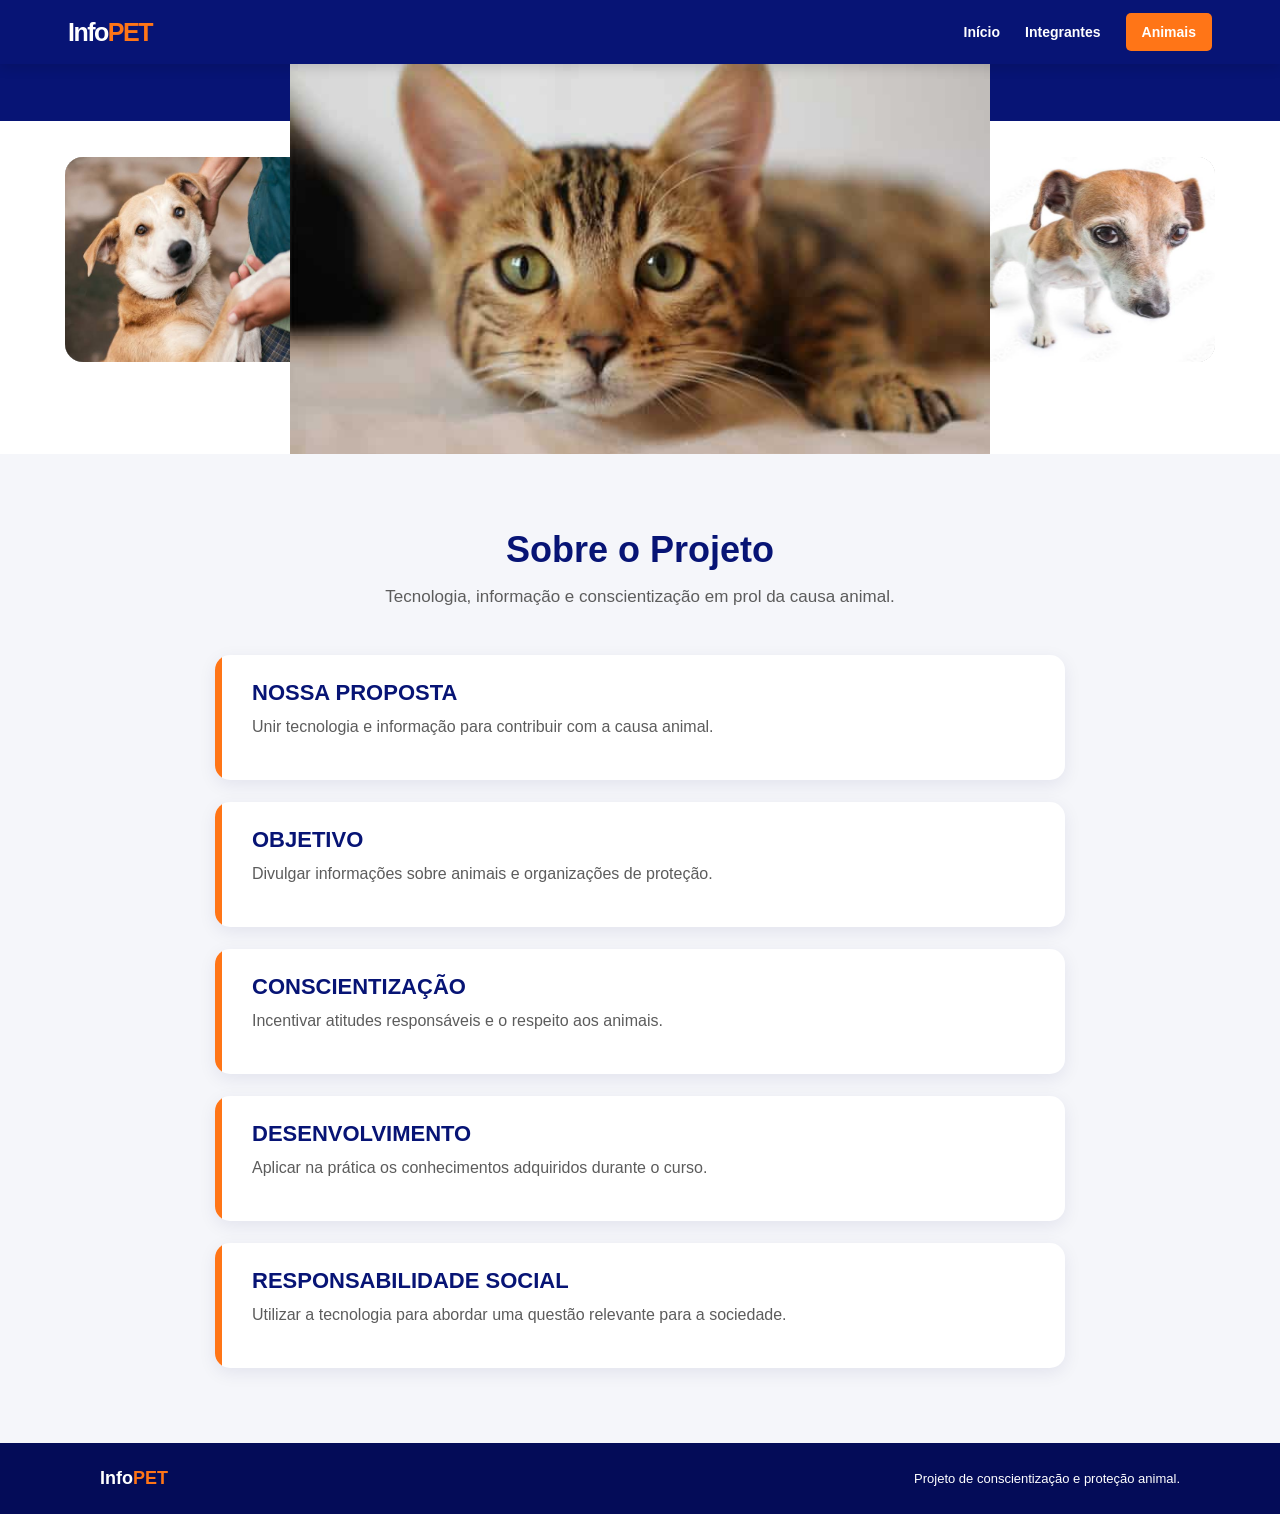
<file: index.html>
<!DOCTYPE html>
<html lang="pt-BR">
<head>
  <meta charset="UTF-8">
  <meta name="viewport" content="width=device-width, initial-scale=1.0">
  <title>InfoPET</title>
  <link rel="stylesheet" href="style.css">
</head>
<body>
<header class="header">
    <div class="header-inner">
      <a href="index.html" class="logo">Info<span>PET</span></a>

      <nav class="desktop-nav">
        <a href="index.html">Início</a>
        <a href="integrantes.html">Integrantes</a>
        <a href="animais.html" class="partner-button">Animais</a>
      </nav>

      <button class="menu-button" aria-label="Abrir menu">
        <span></span>
        <span></span>
        <span></span>
      </button>
    </div>

    <nav class="mobile-nav">
      <a href="index.html">Início</a>
      <a href="integrantes.html">Integrantes</a>
      <a href="animais.html">Animais</a>
    </nav>
  </header>
<main>
<section class="home" id="inicio">

      <!-- Faixa azul superior da área principal -->
      <div class="home-blue-bar"></div>

      <div class="home-content">

        <!-- Imagem lateral esquerda -->
        <div class="side-image side-left">
          <div class="image-placeholder">
            <img src="img/ongsanimais.jpg" alt="Ongs">
          </div>
        </div>

        <!-- Imagem principal sobreposta -->
        <div class="team-image">
          <div class="image-placeholder">
            <div class="image-placeholder">
            <img src="img/gato.jpg" alt="Ongs">
          </div>
          </div>
        </div>

        <!-- Imagem lateral direita -->
        <div class="side-image side-right">
          <div class="image-placeholder">
            <div class="image-placeholder">
            <img src="img/afolou.jpg" alt="Ongs">
          </div>
          </div>
        </div>

      </div>

    </section>

    <section class="project-info">

  <div class="project-info-header">
    <h1>Sobre o Projeto</h1>
    <p>
      Tecnologia, informação e conscientização em prol da causa animal.
    </p>
  </div>

  <div class="info-cards">

    <div class="info-card">
      <div class="card-line"></div>

      <div class="card-content">
        <h2>Nossa Proposta</h2>
        <p>
          Unir tecnologia e informação para contribuir com a causa animal.
        </p>
      </div>
    </div>


    <div class="info-card">
      <div class="card-line"></div>

      <div class="card-content">
        <h2>Objetivo</h2>
        <p>
          Divulgar informações sobre animais e organizações de proteção.
        </p>
      </div>
    </div>


    <div class="info-card">
      <div class="card-line"></div>

      <div class="card-content">
        <h2>Conscientização</h2>
        <p>
          Incentivar atitudes responsáveis e o respeito aos animais.
        </p>
      </div>
    </div>


    <div class="info-card">
      <div class="card-line"></div>

      <div class="card-content">
        <h2>Desenvolvimento</h2>
        <p>
          Aplicar na prática os conhecimentos adquiridos durante o curso.
        </p>
      </div>
    </div>


    <div class="info-card">
      <div class="card-line"></div>

      <div class="card-content">
        <h2>Responsabilidade Social</h2>
        <p>
          Utilizar a tecnologia para abordar uma questão relevante para a sociedade.
        </p>
      </div>
    </div>

  </div>

</section>






</main>




<footer>
    <div class="footer-inner">
      <strong>Info<span>PET</span></strong>
      <p>Projeto de conscientização e proteção animal.</p>
    </div>
  </footer>
<div class="modal" aria-hidden="true">
    <div class="modal-box">
      <button class="modal-close" aria-label="Fechar">×</button>
      <p class="modal-text"></p>
    </div>
  </div>

  


<script src="script.js"></script>



</body>
</html>
</file>
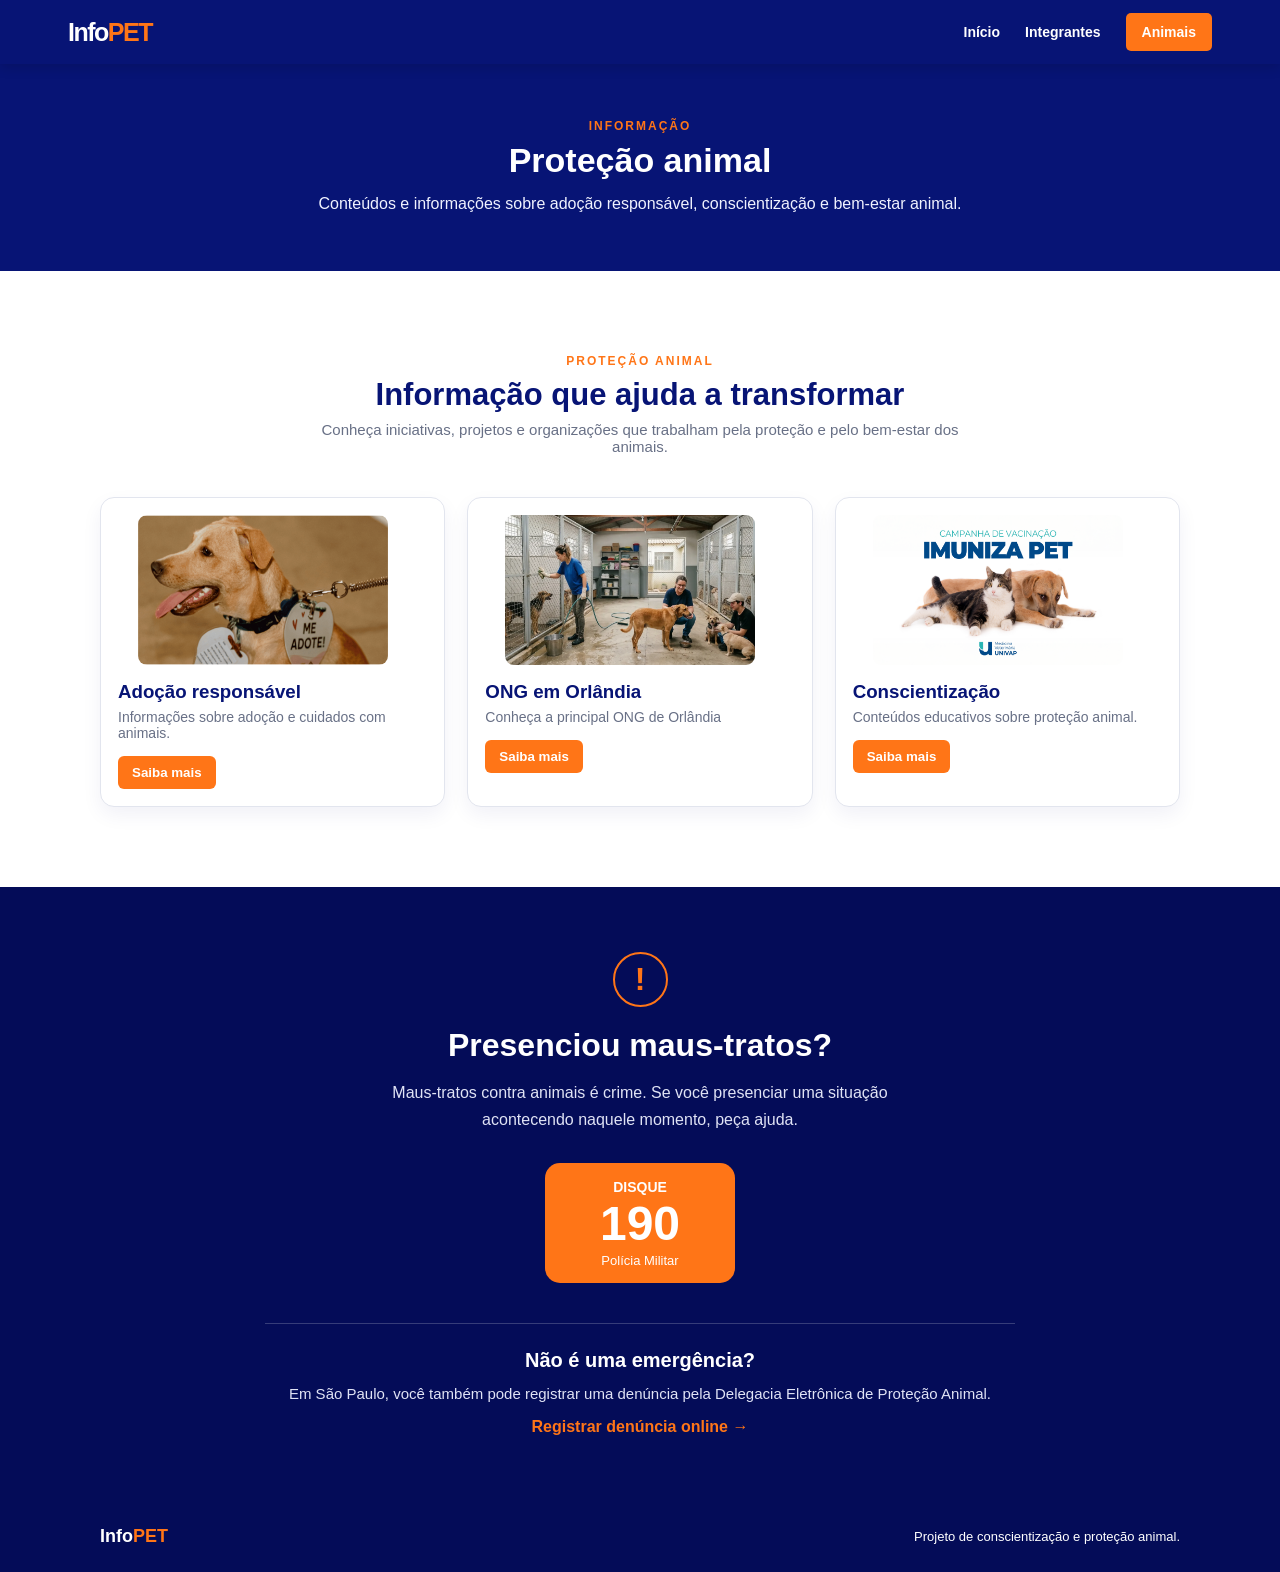
<file: animais.html>
<!DOCTYPE html>
<html lang="pt-BR">
<head>
  <meta charset="UTF-8">
  <meta name="viewport" content="width=device-width, initial-scale=1.0">
  <title>InfoPET — Animais</title>
  <link rel="stylesheet" href="style.css?v=2">
</head>
<body>
<header class="header">
    <div class="header-inner">
      <a href="index.html" class="logo">Info<span>PET</span></a>

      <nav class="desktop-nav">
        <a href="index.html">Início</a>
        <a href="integrantes.html">Integrantes</a>
        <a href="animais.html" class="partner-button">Animais</a>
      </nav>

      <button class="menu-button" aria-label="Abrir menu">
        <span></span>
        <span></span>
        <span></span>
      </button>
    </div>

    <nav class="mobile-nav">
      <a href="index.html">Início</a>
      <a href="integrantes.html">Integrantes</a>
      <a href="animais.html">Animais</a>
    </nav>
  </header>
<main>
<section class="page-title">
  <span>INFORMAÇÃO</span>
  <h1>Proteção animal</h1>
  <p>Conteúdos e informações sobre adoção responsável, conscientização e bem-estar animal.</p>
</section>
<section class="animals" id="animais">

      <div class="animals-inner">

        <div class="section-heading">
          <span>PROTEÇÃO ANIMAL</span>
          <h2>Informação que ajuda a transformar</h2>
          <p>
            Conheça iniciativas, projetos e organizações que trabalham
            pela proteção e pelo bem-estar dos animais.
          </p>
        </div>

        <div class="animal-grid">

          <article class="animal-card">
            <div class="animal-image">
              <img src="img/adopt.png" alt="vacinar">

            </div>
            <h3>Adoção responsável</h3>
            <p>Informações sobre adoção e cuidados com animais.</p>
            <button class="more-button"
                    data-text="Adotar um animal é assumir um compromisso de amor, cuidado e responsabilidade por toda a sua vida. Antes de adotar, avalie se você possui tempo, espaço e condições financeiras para oferecer alimentação adequada, cuidados veterinários, segurança e carinho. 
              Lembre-se: um animal não é um brinquedo ou objeto descartável, mas um ser vivo que depende de você. Adote com consciência, cuide com amor e não abandone! 🐾">
              Saiba mais
            </button>
          </article>

          <article class="animal-card">
            <div class="animal-image">
              <img src="img/adotar.png" alt="vacinar">

            </div>
            <h3>ONG em Orlândia</h3>
            <p>Conheça a principal ONG de Orlândia</p>
            <button class="more-button"
                    data-text="ONG Nova Chance (APANCO): Resgata, abriga e promove a adoção responsável de cães e gatos de rua, além de organizar campanhas de castração e doação de ração e agasalhos">
              Saiba mais
            </button>
          </article>

          <article class="animal-card">
            <div class="animal-image">
              <img src="img/petvac.png" alt="vacinar">

            </div>
            <h3>Conscientização</h3>
            <p>Conteúdos educativos sobre proteção animal.</p>
            <button class="more-button"
                    data-text="Cuidar de um animal vai muito além de oferecer alimento: significa garantir saúde, segurança, higiene, carinho e atenção. Maus-tratos e abandono são problemas que precisam ser combatidos por toda a sociedade. 
              Seja consciente, respeite os animais, denuncie situações de violência e incentive a adoção responsável.">
              Saiba mais
            </button>
          </article>

        </div>

      </div>

    </section>
</main>


<section class="denuncia-section">

  <div class="denuncia-content">

    <div class="denuncia-icon">!</div>

    <h2>Presenciou maus-tratos?</h2>

    <p>
      Maus-tratos contra animais é crime.
      Se você presenciar uma situação acontecendo
      naquele momento, peça ajuda.
    </p>

    <a href="tel:190" class="denuncia-button">
      <span>DISQUE</span>
      <strong>190</strong>
      <small>Polícia Militar</small>
    </a>

    <div class="denuncia-extra">
      <h3>Não é uma emergência?</h3>

      <p>
        Em São Paulo, você também pode registrar
        uma denúncia pela Delegacia Eletrônica
        de Proteção Animal.
      </p>

      <a
        href="https://www.ssp.sp.gov.br/depa/DEPA/Denuncia"
        target="_blank"
        rel="noopener noreferrer"
      >
        Registrar denúncia online →
      </a>
    </div>

  </div>

</section>

<footer>
    <div class="footer-inner">
      <strong>Info<span>PET</span></strong>
      <p>Projeto de conscientização e proteção animal.</p>
    </div>
  </footer>
<div class="modal" aria-hidden="true">
    <div class="modal-box">
      <button class="modal-close" aria-label="Fechar">×</button>
      <p class="modal-text"></p>
    </div>
  </div>
<script src="script.js"></script>
</body>
</html>
</file>
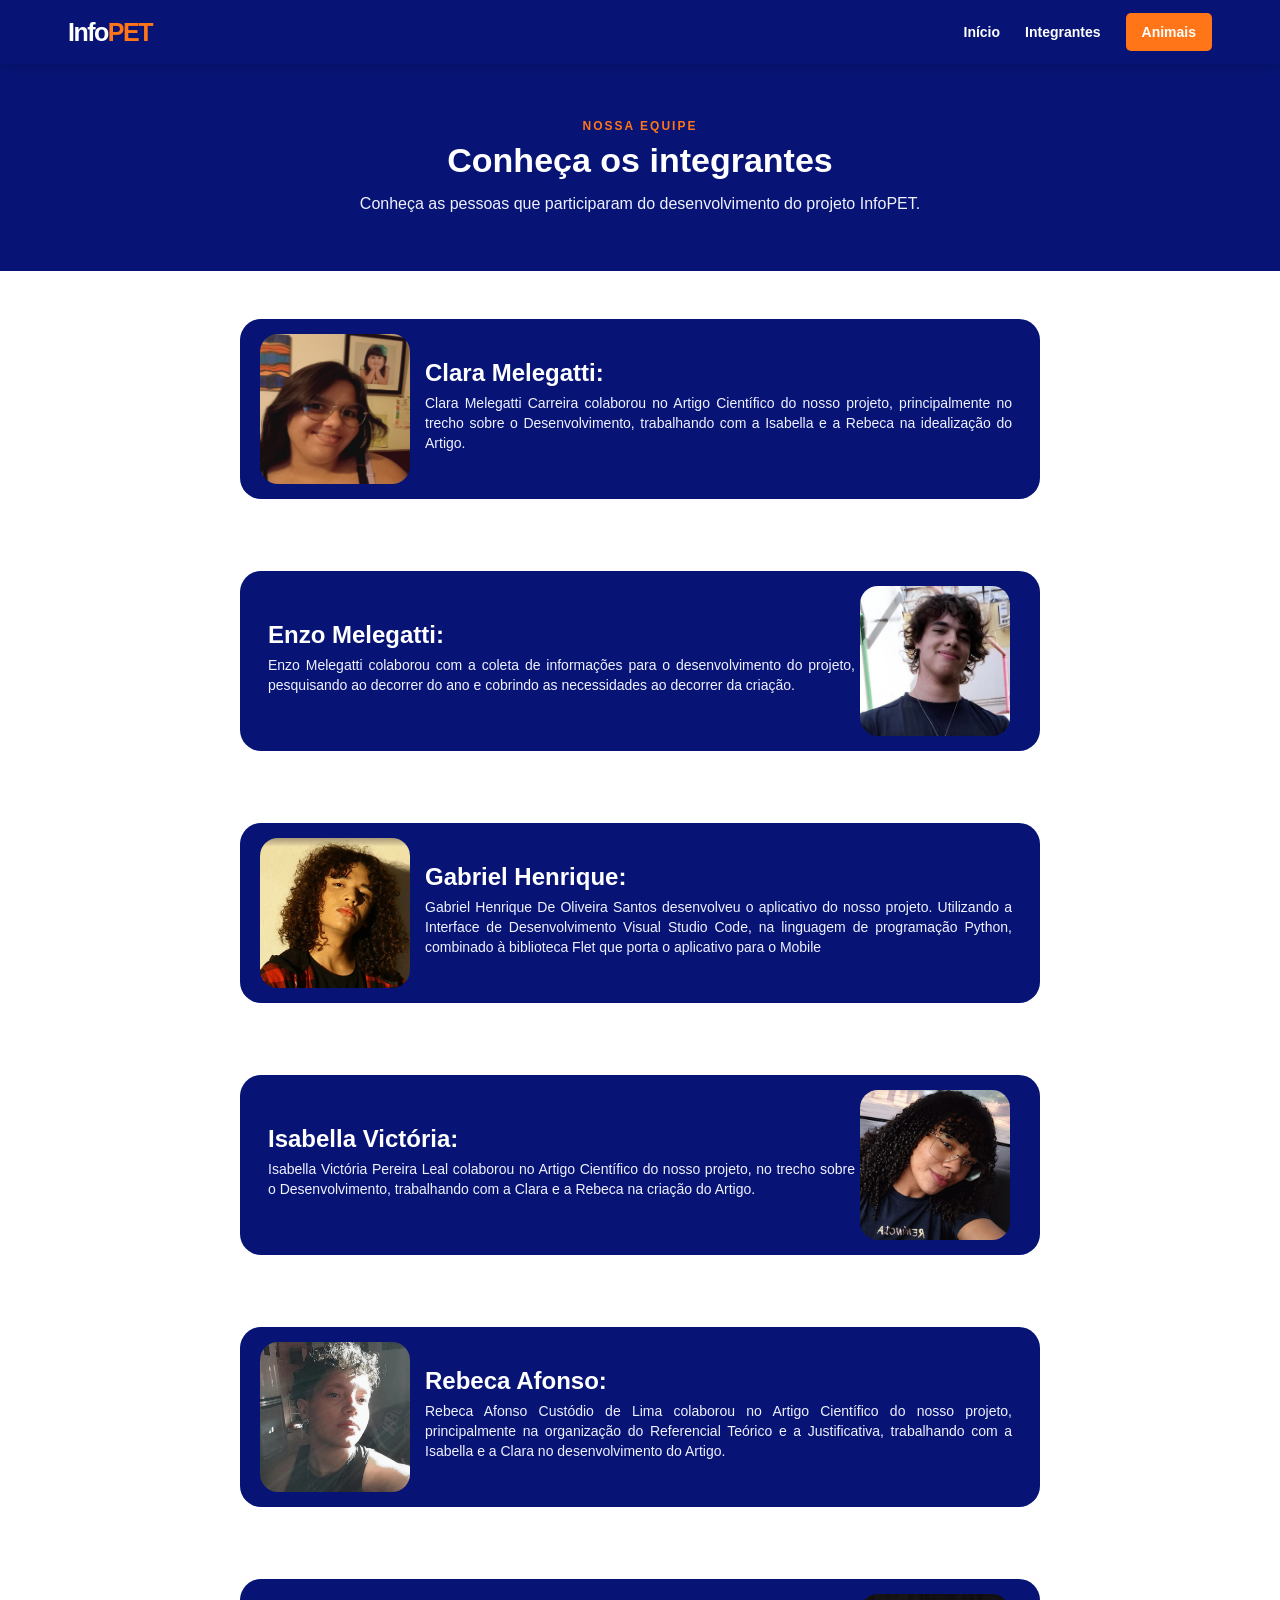
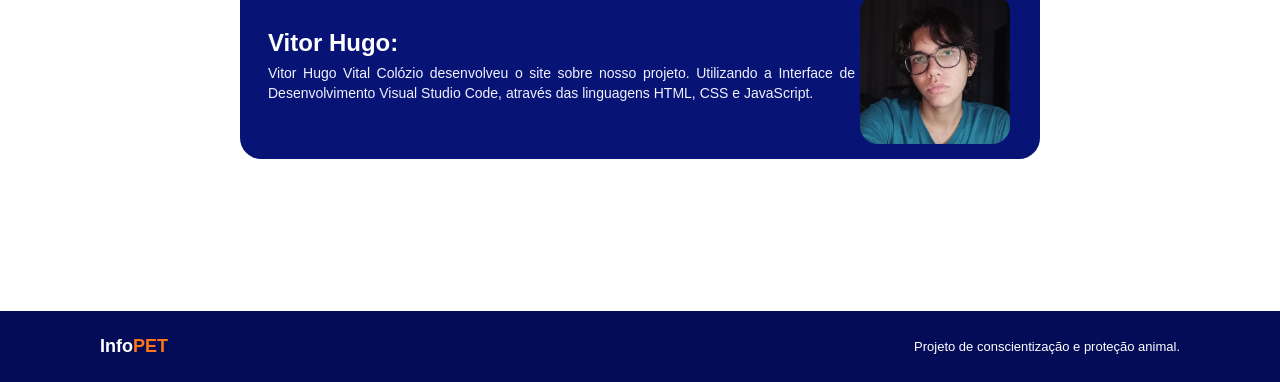
<file: integrantes.html>
<!DOCTYPE html>
<html lang="pt-BR">
<head>
  <meta charset="UTF-8">
  <meta name="viewport" content="width=device-width, initial-scale=1.0">
  <title>InfoPET — Integrantes</title>
  <link rel="stylesheet" href="style.css">
</head>
<body>
<header class="header">
    <div class="header-inner">
      <a href="index.html" class="logo">Info<span>PET</span></a>

      <nav class="desktop-nav">
        <a href="index.html">Início</a>
        <a href="integrantes.html">Integrantes</a>
        <a href="animais.html" class="partner-button">Animais</a>
      </nav>

      <button class="menu-button" aria-label="Abrir menu">
        <span></span>
        <span></span>
        <span></span>
      </button>
    </div>

    <nav class="mobile-nav">
      <a href="index.html">Início</a>
      <a href="integrantes.html">Integrantes</a>
      <a href="animais.html">Animais</a>
    </nav>
  </header>
<main>
<section class="page-title">
  <span>NOSSA EQUIPE</span>
  <h1>Conheça os integrantes</h1>
  <p>Conheça as pessoas que participaram do desenvolvimento do projeto InfoPET.</p>
</section>
<section class="members" id="integrantes">

      <div class="member-container">

        <!-- Integrante 1 -->
        <article class="member-card member-one">

          <div class="member-image">
            <img src="img/integ1.jpeg" alt="Foto do primeiro integrante">
          </div>

          <div class="member-info">
            <h2>Clara Melegatti:</h2>

            <p>
              Clara Melegatti Carreira colaborou no Artigo Científico do nosso projeto, principalmente no trecho sobre o Desenvolvimento, trabalhando com a Isabella e a Rebeca na idealização do Artigo.
            </p>

            
          </div>

        </article>


        <!-- Integrante 2 -->
        <article class="member-card member-two">

          <div class="member-two member-image">
            <img src="img/integ2.jpeg" alt="Foto do segundo integrante">
          </div>
          <div class="member-info">
            <h2>Enzo Melegatti:</h2>

            <p>
              Enzo Melegatti colaborou com a coleta de informações para o desenvolvimento do projeto, pesquisando ao decorrer do ano e cobrindo as necessidades ao decorrer da criação.
            </p>

            
          </div>

          
        </article>

        <!-- Integrante 3 -->
        <article class="member-card member-one">

          <div class="member-image">
            <img src="img/integ3.jpeg" alt="Foto do terceiro integrante">
          </div>

          <div class="member-info">
            <h2>Gabriel Henrique:</h2>

            <p>
              Gabriel Henrique De Oliveira Santos desenvolveu o aplicativo do nosso projeto. Utilizando a Interface de Desenvolvimento Visual Studio Code, na linguagem de programação Python, combinado à biblioteca Flet que porta o aplicativo para o Mobile
            </p>

            
          </div>

        </article>

        <!-- Integrante 4 -->
        <article class="member-card member-two">

          <div class="member-two member-image">
            <img src="img/integ4.jpeg" alt="Foto do terceiro integrante">
          </div>

          <div class="member-info">
            <h2>Isabella Victória:</h2>

            <p>
              Isabella Victória Pereira Leal colaborou no Artigo Científico do nosso projeto, no trecho sobre o Desenvolvimento, trabalhando com a Clara e a Rebeca na criação do Artigo.
            </p>

            
          </div>

          

        </article>

        <!-- Integrante 5 -->
        <article class="member-card member-one">

          <div class="member-image">
            <img src="img/integ5.jpeg" alt="Foto do quinto integrante">
          </div>

          <div class="member-info">
            <h2>Rebeca Afonso:</h2>

            <p>
              Rebeca Afonso Custódio de Lima  colaborou no Artigo Científico do nosso projeto, principalmente na organização do Referencial Teórico e a Justificativa, trabalhando com a Isabella e a Clara no desenvolvimento do Artigo.

            
          </div>

        </article>

        <!-- Integrante 6 -->
        <article class="member-card member-two">

          <div class="member-two member-image">
            <img src="img/integ6.jpeg" alt="Foto do sexto integrante">
          </div>

          <div class="member-info">
            <h2>Vitor Hugo:</h2>

            <p>
              Vitor Hugo Vital Colózio desenvolveu o site sobre nosso projeto. Utilizando a Interface de Desenvolvimento Visual Studio Code, através das linguagens HTML, CSS e JavaScript.
            </p>

            
          </div>

          

        </article>
    
        
      </div>
      

    </section>
</main>
<footer>
    <div class="footer-inner">
      <strong>Info<span>PET</span></strong>
      <p>Projeto de conscientização e proteção animal.</p>
    </div>
  </footer>
<div class="modal" aria-hidden="true">
    <div class="modal-box">
      <button class="modal-close" aria-label="Fechar">×</button>
      <p class="modal-text"></p>
    </div>
  </div>
<script src="script.js"></script>
</body>
</html>
</file>
<file: style.css>
/* =========================================================
   RESET / BASE
========================================================= */

* {
  margin: 0;
  padding: 0;
  box-sizing: border-box;
}

html {
  scroll-behavior: smooth;
}

:root {
  --blue: #071475;
  --blue-dark: #040c58;
  --blue-soft: #111f91;
  --orange: #ff7517;
  --orange-dark: #df5b06;
  --gray: #5c5c5c;
  --placeholder: #ffffff;
  --background: #f5f6fa;
  --white: #ffffff;
  --text: #222a42;
}

body {
  font-family: Arial, Helvetica, sans-serif;
  color: var(--text);
  background: var(--background);
}

a {
  text-decoration: none;
}

button {
  font-family: inherit;
}


/* =========================================================
   HEADER
========================================================= */

.header {
  position: sticky;
  top: 0;
  z-index: 50;
  background: var(--blue);
  box-shadow: 0 3px 12px rgba(0, 0, 0, .15);
}

.header-inner {
  width: min(100%, 1200px);
  height: 64px;
  margin: auto;
  padding: 0 28px;

  display: flex;
  align-items: center;
  justify-content: space-between;
}

.logo {
  color: var(--white);
  font-size: 25px;
  font-weight: 900;
  letter-spacing: -1.5px;
}

.logo span {
  color: var(--orange);
}

.desktop-nav {
  display: flex;
  align-items: center;
  gap: 25px;
}

.desktop-nav a {
  color: white;
  font-size: 14px;
  font-weight: 700;
}

.partner-button {
  background: var(--orange);
  padding: 11px 16px;
  border-radius: 5px;
}

.menu-button,
.mobile-nav {
  display: none;
}


/* =========================================================
   HOME
   Estrutura baseada diretamente na segunda imagem:
   - barra azul
   - laterais cinzas
   - imagem da equipe grande e centralizada
========================================================= */

.home {
  position: relative;
  background: var(--white);
  min-height: 390px;
  overflow: hidden;
}

.home-blue-bar {
  position: absolute;
  top: 0;
  left: 0;
  width: 100%;
  height: 57px;
  background: var(--blue);
}

.home-content {
  position: relative;
  z-index: 2;

  width: min(100%, 1150px);
  min-height: 390px;
  margin: auto;

  display: flex;
  align-items: center;
  justify-content: center;
}


/* Imagens laterais */

.side-image {
  width: 31%;
  height: 205px;
  background: var(--gray);
  border-radius: 18px;

  display: flex;
  align-items: center;
  justify-content: center;

  color: white;
  text-align: center;
  font-weight: 700;
  
}
.side-image img {
  width: 100%;
  height: 205px;
  object-fit: fill;
  display: block;
  border-radius: 18px;
}

.side-left {
  margin-right: -42px;
  
}

.side-right {
  margin-left: -42px;
}


/* Imagem central */

.team-image {
  width: 100%;
  max-width: 700px;
  height: 385px;

  position: relative;
  z-index: 5;
  border-radius: 18px;
  flex-shrink: 0;
}

.team-image img {
  width: 100%;
  height: 385;
  object-fit: fill;
  display: block;
  border-radius: 18px;
}


.team-image .image-placeholder {
  height: 100%;
  border-radius: 18px;
}


/* Placeholder geral */

.image-placeholder {
  width: 100%;
  height: 100%;
  background: var(--placeholder);

  display: flex;
  align-items: center;
  justify-content: center;

  color: white;
  text-align: center;
  font-size: 18px;
  font-weight: 700;
  border-radius: 18px;
}


/* =========================================================
   SEÇÃO DOS INTEGRANTES
   Fundo branco + cartões azul-marinho
========================================================= */

.members {
  background: var(--white);
  padding: 48px 0 80px;
}

.member-container {
  width: min(100% - 60px, 800px);
  margin: auto;
  
}


/* Cartão */

.member-card {
  min-height: 180px;

  display: grid;
  grid-template-columns: 180px 1fr;
  align-items: center;

  background: var(--blue);
  border-radius: 21px;

  position: relative;
  overflow: visible;

  margin-bottom: 72px;
}


/* Segundo cartão é invertido */

.member-two {
  grid-template-columns: 1fr 180px;
  align-items: left;
}


/* Imagem do integrante */

.member-image {
  
  width: 150px;
  height: 150px;
  border-radius: 18px;
  overflow: hidden;
  position: relative;
  z-index: 3;
  flex-shrink: 0;
  margin-left: 20px;
}

.member-image img {
  width: 150px;
  height: 150px;
  object-fit: fill;
  display: block;
}

.member-two .member-image {
  grid-column: 2;
  grid-row: 1;

  margin-left: 0;
  margin-right: 20px;
}


/* Texto */

.member-info {
  color: white;
  padding: 23px 28px 23px 5px;
}

.member-two .member-info {
  padding-left: 28px;
  padding-right: 5px;
}

.member-info h2 {
  font-size: 24px;
  margin-bottom: 7px;
}

.member-info p {
  font-size: 14px;
  line-height: 1.42;
  color: #f0f2ff;
  text-align: justify; 
  max-width: 700px;

  margin-bottom: 5px;
}


/* =========================================================
   SEÇÃO ONGS
   Fundo laranja
========================================================= */

.ongs {
  background: var(--orange);
  padding: 65px 0 80px;
}

.ong-container {
  width: min(100% - 60px, 1080px);
  margin: auto;
}

.ong-card {
  min-height: 180px;

  display: grid;
  grid-template-columns: 180px 1fr;
  align-items: center;

  background: var(--white);
  border-radius: 21px;

  margin-bottom: 72px;
}

.ong-two {
  grid-template-columns: 1fr 180px;
}


/* Imagens ONG */

.ong-image {
  width: 155px;
  height: 150px;

  margin-left: 20px;

  border-radius: 18px;
  overflow: hidden;
}

.ong-two .ong-image {
  margin-left: 0;
  margin-right: 20px;
}


/* Texto ONG */

.ong-info {
  padding: 25px 30px 25px 5px;
}

.ong-two .ong-info {
  padding-left: 30px;
  padding-right: 5px;
}

.ong-info h2 {
  color: var(--orange-dark);
  font-size: 19px;
  margin-bottom: 7px;
}

.ong-info p {
  color: #555d70;
  font-size: 11px;
  line-height: 1.45;
  max-width: 700px;
}


/* =========================================================
   ANIMAIS
========================================================= */

.animals {
  background: var(--white);
  padding: 80px 0;
}

.animals-inner {
  width: min(100% - 60px, 1080px);
  margin: auto;
}

.section-heading {
  max-width: 650px;
  margin: 0 auto 42px;
  text-align: center;
}

.section-heading span {
  color: var(--orange);
  font-size: 12px;
  font-weight: 900;
  letter-spacing: 2px;
}

.section-heading h2 {
  color: var(--blue);
  font-size: 31px;
  margin: 8px 0;
}

.section-heading p {
  color: #687086;
  font-size: 15px;
}

.animal-grid {
  display: grid;
  grid-template-columns: repeat(3, 1fr);
  gap: 22px;
}

.animal-card {
  
  padding: 17px;

  border: 1px solid #e2e5ee;
  border-radius: 14px;

  background: white;

  box-shadow: 0 8px 20px rgba(7, 20, 117, .06);

  transition: transform .2s ease;
}

.animal-card:hover {
  transform: translateY(-5px);
}

.animal-image {
    width: 250px;
    height: 150px;
    border-radius: 9px;
    overflow: hidden;
    position: relative;
    flex-shrink: 0;
    margin-left: 20px;
    margin-bottom: 16px;
}

.animal-image img {
    width: 100%;
    height: 100%;
    object-fit: fill;
    display: block;
}



.animal-card h3 {
  color: var(--blue);
  margin-bottom: 6px;
}

.animal-card p {
  color: #687086;
  font-size: 14px;
  margin-bottom: 15px;
}

.more-button {
  border: 0;
  background: var(--orange);
  color: white;

  padding: 9px 14px;
  border-radius: 6px;

  font-weight: 700;
  cursor: pointer;
}

.more-button:hover {
  background: var(--orange-dark);
}


/* =========================================================
   FOOTER
========================================================= */

footer {
  background: var(--blue-dark);
  color: white;
  padding: 25px 0;
}

.footer-inner {
  width: min(100% - 60px, 1080px);
  margin: auto;

  display: flex;
  align-items: center;
  justify-content: space-between;

  font-size: 13px;
}

.footer-inner strong {
  font-size: 18px;
}

.footer-inner strong span {
  color: var(--orange);
}


/* =========================================================
   MODAL
========================================================= */

.modal {
  display: none;

  position: fixed;
  inset: 0;

  z-index: 100;

  background: rgba(0, 0, 0, .55);

  align-items: center;
  justify-content: center;

  padding: 20px;
}

.modal.active {
  display: flex;
}

.modal-box {
  width: min(100%, 450px);

  background: white;
  border-radius: 15px;

  padding: 35px;

  position: relative;

  box-shadow: 0 20px 50px rgba(0, 0, 0, .25);
}

.modal-close {
  position: absolute;
  top: 8px;
  right: 13px;

  background: transparent;
  border: 0;

  font-size: 30px;
  color: #555;

  cursor: pointer;
}


/* =========================================================
   RESPONSIVIDADE
========================================================= */

@media (max-width: 800px) {

  .desktop-nav {
    display: none;
  }

  .menu-button {
    display: flex;

    width: 40px;
    height: 40px;

    background: transparent;
    border: 0;

    flex-direction: column;
    justify-content: center;
    align-items: center;

    cursor: pointer;
  }

  .menu-button span {
    width: 25px;
    height: 3px;
    background: white;
    border-radius: 3px;
    margin: 2.5px;
  }

  .mobile-nav {
    display: none;

    background: var(--blue);

    padding: 10px 25px 20px;

    flex-direction: column;
    gap: 14px;
  }

  .mobile-nav.open {
    display: flex;
  }

  .mobile-nav a {
    color: white;
    font-weight: 700;
    padding: 8px 0;
  }

  /* HOME MOBILE */

  .home {
    min-height: 310px;
  }

  .home-content {
    min-height: 310px;
    padding: 45px 15px 25px;
  }

  .side-image {
    display: none;
  }

  .team-image {
    width: 100%;
    max-width: 550px;
    height: 230px;
  }


  /* INTEGRANTES MOBILE */

  .member-container,
  .ong-container,
  .animals-inner {
    width: min(100% - 30px, 600px);
  }

  .member-card,
  .member-two,
  .ong-card,
  .ong-two {
    display: flex;
    flex-direction: column;

    padding: 15px;

    margin-bottom: 45px;
  }

  .member-image,
  .member-two .member-image,
  .ong-image,
  .ong-two .ong-image {
    width: 100%;
    height: 170px;

    margin: 0 0 15px;
  }

  .member-info,
  .member-two .member-info,
  .ong-info,
  .ong-two .ong-info {
    padding: 5px 8px 12px;
  }

  .member-info p,
  .ong-info p {
    font-size: 12px;
  }


  /* ANIMAIS MOBILE */

  .animal-grid {
    grid-template-columns: 1fr;
  }

  .section-heading h2 {
    font-size: 26px;
  }


  /* FOOTER MOBILE */

  .footer-inner {
    flex-direction: column;
    align-items: flex-start;
    gap: 8px;
  }
}


@media (max-width: 430px) {

  .header-inner {
    padding: 0 17px;
  }

  .home-content {
    padding-left: 10px;
    padding-right: 10px;
  }

  .team-image {
    height: 210px;
  }

  .members,
  .ongs,
  .animals {
    padding-top: 45px;
    padding-bottom: 50px;
  }
}


/* ================= PÁGINAS SEPARADAS ================= */

.page-title {
  background: var(--blue);
  color: white;
  padding: 55px 20px;
  text-align: center;
}

.page-title span {
  display: block;
  color: var(--orange);
  font-size: 12px;
  font-weight: 900;
  letter-spacing: 2px;
  margin-bottom: 8px;
}

.page-title h1 {
  font-size: 34px;
}

.page-title p {
  max-width: 650px;
  margin: 12px auto 0;
  color: #f0f2ff;
  line-height: 1.5;
}

@media (max-width: 600px) {
  .page-title {
    padding: 42px 18px;
  }

  .page-title h1 {
    font-size: 28px;
  }
}


/* ================================
   APRESENTAÇÃO DO PROJETO
================================ */

.about-project {
  width: 100%;
  padding: 70px 20px;
  background: #f7f9fc;
}

.about-content {
  max-width: 1000px;
  margin: 0 auto;
}

.about-content h1 {
  margin-bottom: 30px;
  font-size: 36px;
  text-align: center;
}

.about-content p {
  margin-bottom: 20px;
  font-size: 17px;
  line-height: 1.8;
  text-align: justify;
}

.project-highlight {
  margin-top: 45px;
  padding: 30px;
  border-radius: 18px;
  background: white;
  box-shadow: 0 5px 20px rgba(0, 0, 0, 0.08);
}

.project-highlight h2 {
  margin-bottom: 15px;
  font-size: 27px;
}

.project-highlight p {
  margin-bottom: 0;
}


/* =========================================
   SOBRE O PROJETO
========================================= */

.project-info {
  width: 100%;
  box-sizing: border-box;
  padding: 75px 25px;
  background: var(--background);
}

.project-info-header {
  max-width: 850px;
  margin: 0 auto 45px;
  text-align: center;
}

.project-info-header h1 {
  margin: 0 0 12px;
  color: var(--blue);
  font-size: 36px;
  font-weight: 700;
}

.project-info-header p {
  margin: 0;
  color: var(--gray);
  font-size: 17px;
  line-height: 1.6;
}


/* =========================================
   CARDS
========================================= */

.info-cards {
  width: 100%;
  max-width: 850px;
  margin: 0 auto;

  display: flex;
  flex-direction: column;
  gap: 22px;
}

.info-card {
  position: relative;

  display: flex;
  width: 100%;
  min-height: 125px;

  box-sizing: border-box;

  background: var(--white);

  border-radius: 15px;

  overflow: hidden;

  box-shadow: 0 5px 18px rgba(4, 12, 88, 0.08);

  transition: transform 0.2s ease,
              box-shadow 0.2s ease;
}


/* Barra laranja lateral */

.card-line {
  width: 7px;
  min-width: 7px;

  background: var(--orange);
}


/* Conteúdo */

.card-content {
  padding: 25px 30px;
}

.card-content h2 {
  margin: 0 0 8px;

  color: var(--blue);

  font-size: 22px;
  font-weight: 700;

  text-transform: uppercase;
}

.card-content p {
  margin: 0;

  color: var(--gray);

  font-size: 16px;
  line-height: 1.6;
}


/* Efeito ao passar o mouse */

.info-card:hover {
  transform: translateX(5px);

  box-shadow: 0 8px 25px rgba(4, 12, 88, 0.14);
}





/* =========================================
   CELULAR
========================================= */

@media (max-width: 700px) {

  .project-info {
    padding: 55px 18px;
  }

  .project-info-header {
    margin-bottom: 35px;
  }

  .project-info-header h1 {
    font-size: 30px;
  }

  .project-info-header p {
    font-size: 16px;
  }

  .card-content {
    padding: 22px;
  }

  .card-content h2 {
    font-size: 19px;
  }

  .card-content p {
    font-size: 15px;
  }
}


/* =========================================
   DENÚNCIA DE MAUS-TRATOS
========================================= */

.denuncia-section {
  width: 100%;
  padding: 75px 20px;
  box-sizing: border-box;
  background: var(--blue-dark);
}

.denuncia-content {
  width: 100%;
  max-width: 750px;
  margin: auto;
  text-align: center;
  color: var(--white);
}

.denuncia-icon {
  width: 55px;
  height: 55px;
  margin: 0 auto 20px;

  display: flex;
  align-items: center;
  justify-content: center;

  border: 2px solid var(--orange);
  border-radius: 50%;

  color: var(--orange);
  font-size: 32px;
  font-weight: bold;
}

.denuncia-content h2 {
  margin-bottom: 15px;
  font-size: 32px;
}

.denuncia-content > p {
  max-width: 580px;
  margin: 0 auto 30px;

  color: #e0e3f5;
  line-height: 1.7;
  font-size: 16px;
}

/* BOTÃO 190 */

.denuncia-button {
  display: flex;
  flex-direction: column;
  align-items: center;

  width: 190px;
  margin: auto;
  padding: 20px;

  box-sizing: border-box;

  background: var(--orange);
  color: var(--white);

  text-decoration: none;
  border-radius: 15px;

  transition: 0.2s ease;
}

.denuncia-button:hover {
  background: var(--orange-dark);
  transform: translateY(-4px);
}

.denuncia-button span {
  font-size: 14px;
  font-weight: bold;
}

.denuncia-button strong {
  font-size: 48px;
  line-height: 1.2;
}

.denuncia-button small {
  font-size: 13px;
}


/* =========================================
   DISQUE 190 - INFO PET
========================================= */

.denuncia-section {
    display: block;
    width: 100%;
    max-width: 100%;
    padding: 65px 20px;
    margin: 0;
    box-sizing: border-box;
    background-color: #040c58;
    overflow: hidden;
}

.denuncia-content {
    display: flex;
    flex-direction: column;
    align-items: center;

    width: 100%;
    max-width: 750px;
    margin: 0 auto;
    padding: 0;

    box-sizing: border-box;
    text-align: center;
    color: #ffffff;
}

.denuncia-icon {
    width: 55px;
    height: 55px;
    margin-bottom: 20px;

    display: flex;
    align-items: center;
    justify-content: center;

    border: 2px solid #ff7517;
    border-radius: 50%;

    color: #ff7517;
    font-size: 32px;
    font-weight: bold;
}

.denuncia-content h2 {
    width: 100%;
    margin: 0 0 15px;

    color: #ffffff;
    font-size: 32px;
    text-align: center;
}

.denuncia-content > p {
    width: 100%;
    max-width: 580px;
    margin: 0 auto 30px;

    color: #e0e3f5;
    font-size: 16px;
    line-height: 1.7;
    text-align: center;
}

.denuncia-button {
    display: flex;
    flex-direction: column;
    align-items: center;
    justify-content: center;

    width: 190px;
    min-height: 120px;
    padding: 15px;
    margin: 0 auto;

    box-sizing: border-box;
    background: #ff7517;
    color: #ffffff;

    border-radius: 15px;
    text-decoration: none;
    transition: 0.2s ease;
}

.denuncia-button span {
    color: #ffffff;
    font-size: 14px;
    font-weight: bold;
}

.denuncia-button strong {
    color: #ffffff;
    font-size: 48px;
    line-height: 1.2;
}

.denuncia-button small {
    color: #ffffff;
    font-size: 13px;
}

.denuncia-button:hover {
    background: #df5b06;
    transform: translateY(-3px);
}

.denuncia-extra {
    width: 100%;
    margin-top: 40px;
    padding-top: 25px;

    box-sizing: border-box;
    border-top: 1px solid rgba(255,255,255,0.2);
}

.denuncia-extra h3 {
    margin-bottom: 10px;
    color: #ffffff;
    font-size: 20px;
}

.denuncia-extra p {
    color: #e0e3f5;
    font-size: 15px;
    line-height: 1.6;
}

.denuncia-extra a {
    display: inline-block;
    margin-top: 12px;

    color: #ff7517;
    font-weight: bold;
    text-decoration: none;
}

/* CELULAR */

@media (max-width: 600px) {

    .denuncia-section {
        padding: 45px 20px;
    }

    .denuncia-content {
        width: 100%;
        max-width: 100%;
    }

    .denuncia-content h2 {
        font-size: 25px;
        overflow-wrap: break-word;
    }

    .denuncia-content > p {
        font-size: 15px;
    }

    .denuncia-extra h3 {
        font-size: 19px;
    }

}
</file>
